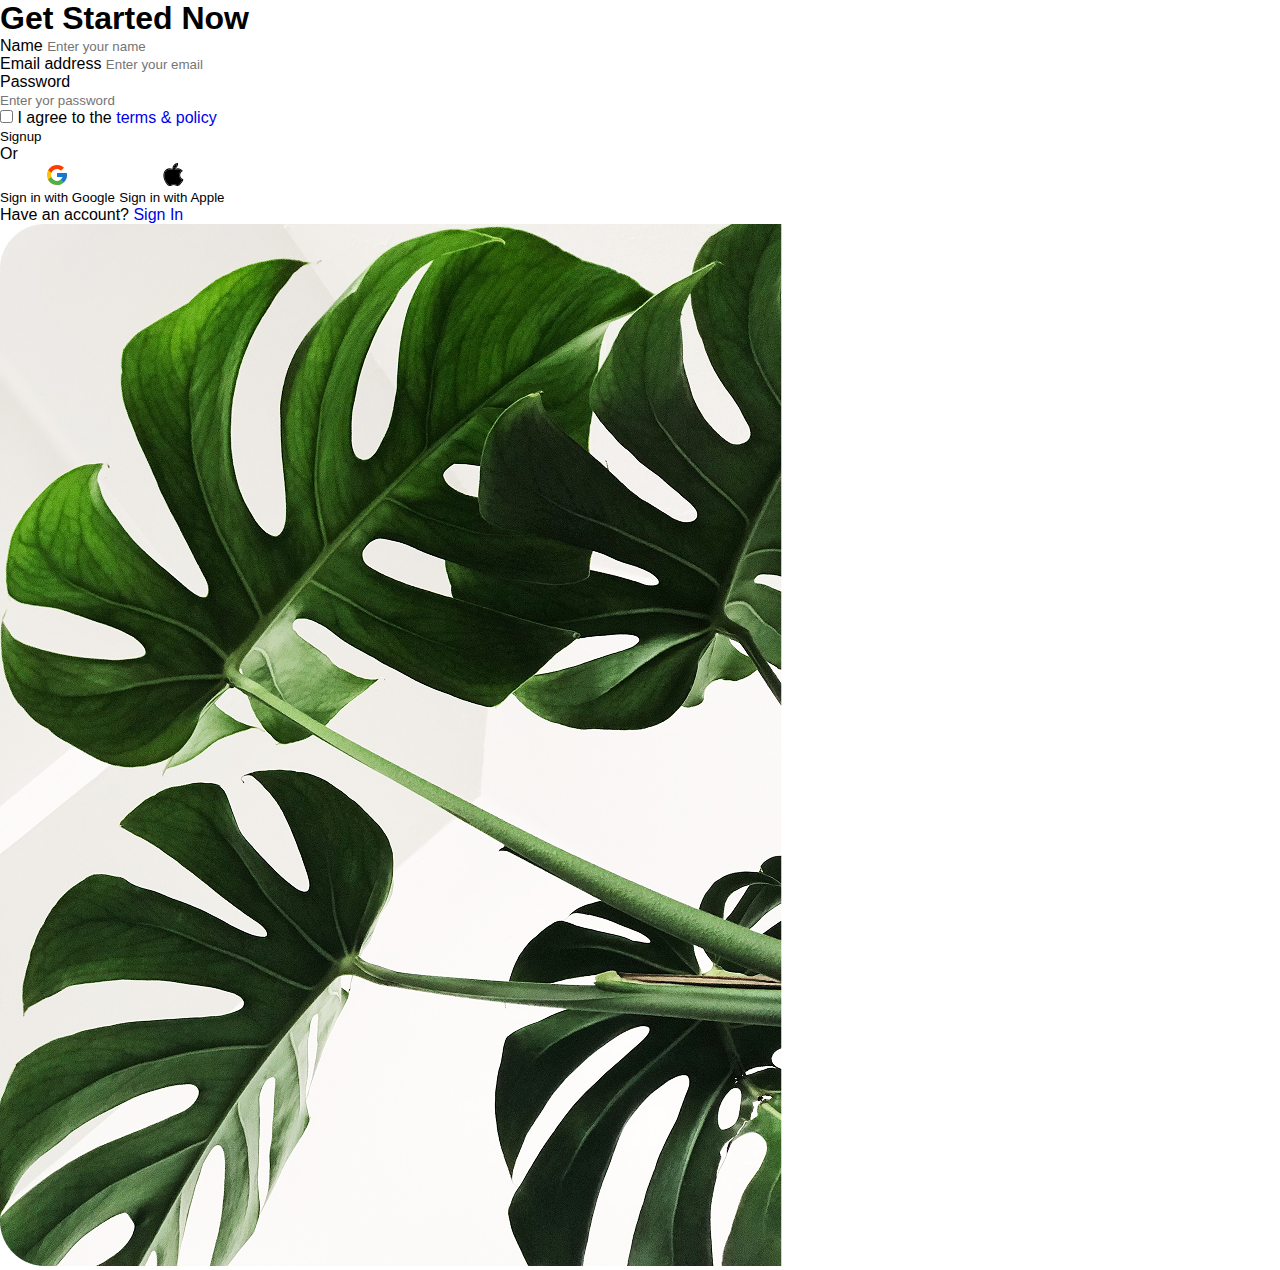
<file: index.html>
<!DOCTYPE html>
<html lang="en">
<head>
    <meta charset="UTF-8">
    <meta name="viewport" content="width=device-width, initial-scale=1.0">
    <title>Sign Up</title>
    <link rel="stylesheet" href="./pages/signup/style.css">
</head>
<body>
    <main>
        <section>
            <div class="form-container">
                <h1>Get Started Now</h1>
                <form action="" method="post" id="loginForm"> <!-- id="loginForm" agora corresponde ao JavaScript -->
                    <fieldset>
                        <label for="name">Name</label>
                        <input placeholder="Enter your name" type="name" name="name" id="name">
                    </fieldset>
                    <fieldset>
                        <label for="email">Email address</label>
                        <input placeholder="Enter your email" type="email" name="email" id="email">
                    </fieldset>

                    <fieldset>
                        <div class="title-wrapper">
                            <label for="password">Password</label>
                        </div>
                        <input placeholder="Enter yor password" type="password" name="password" id="password">
                    </fieldset>

                    <fieldset class="checkbox">
                        <input type="checkbox" name="terms" id="terms">
                        <label for="terms">
                            I agree to the <a href="#" class="terms-link">terms & policy</a>
                        </label>

                    </fieldset>

                    <button type="submit">Signup</button>
                </form>
                <div class="divider">
                    <div class="line"></div>
                    <p>Or</p>
                    <div class="line"></div>
                </div>
                <div class="sso-container">
                    <button>
                        <img src="./pages/assets/icons/google-logo.svg" alt="logo google">
                        <p>Sign in with Google</p>
                    </button>
                    <button>
                        <img src="./pages/assets/icons/apple-logo.svg" alt="logo apple">
                        <p>Sign in with Apple</p>
                    </button>
                </div>
                <p class="redirect-sign-in">Have an account?  <a href="./pages/signin/index.html">Sign In</a></p>
            </div>
        </section>
        <img src="./pages/assets/images/costela-de-adao.png" alt="foto de uma planta costela de adão">
    </main>

    <script>
        const form = document.getElementById("loginForm");

        form.addEventListener("submit", async (event) => {
            event.preventDefault(); // Impede recarregamento da página

            const email = document.getElementById("email").value;
            const password = document.getElementById("password").value;

            const user = { email, password };

            try {
                const response = await fetch("http://localhost:8080/login", {
                    method: "POST",
                    headers: {
                        "Content-Type": "application/json"
                    },
                    body: JSON.stringify(user)
                });

                const data = await response.text(); // Assume que a API retorna texto
                alert(data); // Exibe mensagem de sucesso ou erro

            } catch (error) {
                console.error("Erro:", error);
                alert("Erro ao conectar ao servidor.");
            }
        });
    </script>
</body>
</html>
</file>
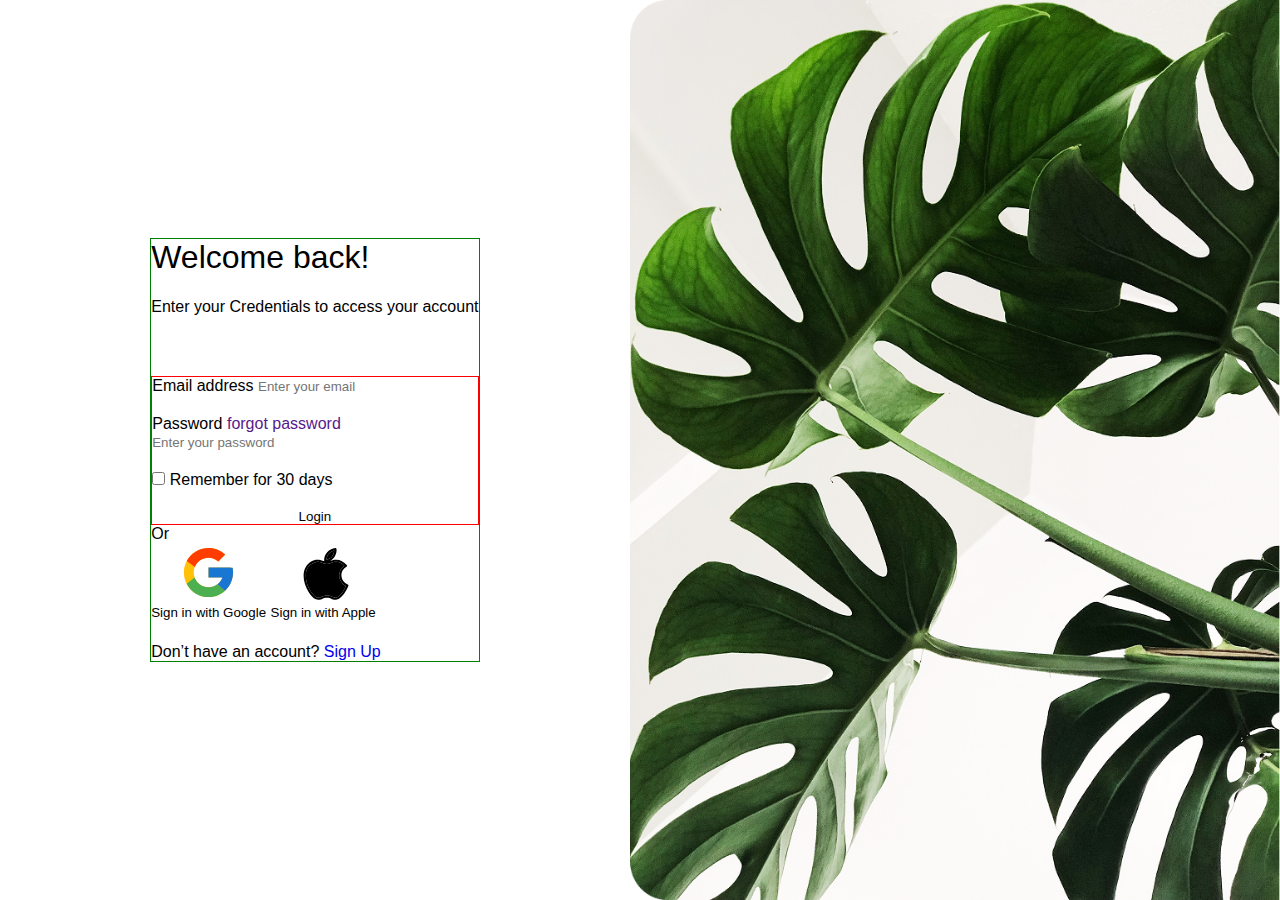
<file: pages/signin/index.html>
<!DOCTYPE html>
<html lang="en">
<head>
    <meta charset="UTF-8">
    <meta name="viewport" content="width=device-width, initial-scale=1.0">
    <title>Sign In</title>
    <link rel="stylesheet" href="./style.css">
</head>
<body>
    <main>
        <section>
            <div class="form-container">
                <h1>Welcome back!</h1>
                <p>Enter your Credentials to access your account</p>
                <!-- Corrigido: Removido action e method -->
                <form action="" method="post" id="loginForm"> <!-- id="loginForm" agora corresponde ao JavaScript -->
                    <fieldset>
                        <label for="email">Email address</label>
                        <input placeholder="Enter your email" type="email" name="email" id="email">
                    </fieldset>

                    <fieldset>
                        <div class="title-wrapper">
                            <label for="password">Password</label>
                            <a href="">forgot password</a> 
                        </div>
                        <input placeholder="Enter your password" type="password" name="password" id="password">
                    </fieldset>

                    <fieldset class="checkbox">
                        <input type="checkbox" name="remember" id="remember">
                        <label for="remember">Remember for 30 days</label>
                    </fieldset>

                    <button type="submit">Login</button>
                </form>
                <div class="divider">
                    <div class="line"></div>
                    <p>Or</p>
                    <div class="line"></div>
                </div>
                <div class="sso-container">
                    <button>
                        <img src="../assets/icons/google-logo.svg" alt="logo google">
                        <p>Sign in with Google</p>
                    </button>
                    <button>
                        <img src="../assets/icons/apple-logo.svg" alt="logo apple">
                        <p>Sign in with Apple</p>
                    </button>
                </div>
                <p class="redirect-sign-up">Don’t have an account? <a href="/index.html">Sign Up</a></p>
            </div>
        </section>
        <img src="../assets/images/costela-de-adao.png" alt="foto de uma planta costela de adão">
    </main>

    <script>
        const form = document.getElementById("loginForm");

        form.addEventListener("submit", async (event) => {
            event.preventDefault(); // Impede recarregamento da página

            const email = document.getElementById("email").value;
            const password = document.getElementById("password").value;

            const user = { email, password };

            try {
                const response = await fetch("http://localhost:8080/login", {
                    method: "POST",
                    headers: {
                        "Content-Type": "application/json"
                    },
                    body: JSON.stringify(user)
                });

                const data = await response.text(); // Assume que a API retorna texto
                alert(data); // Exibe mensagem de sucesso ou erro

            } catch (error) {
                console.error("Erro:", error);
                alert("Erro ao conectar ao servidor.");
            }
        });
    </script>
</body>
</html>
</file>
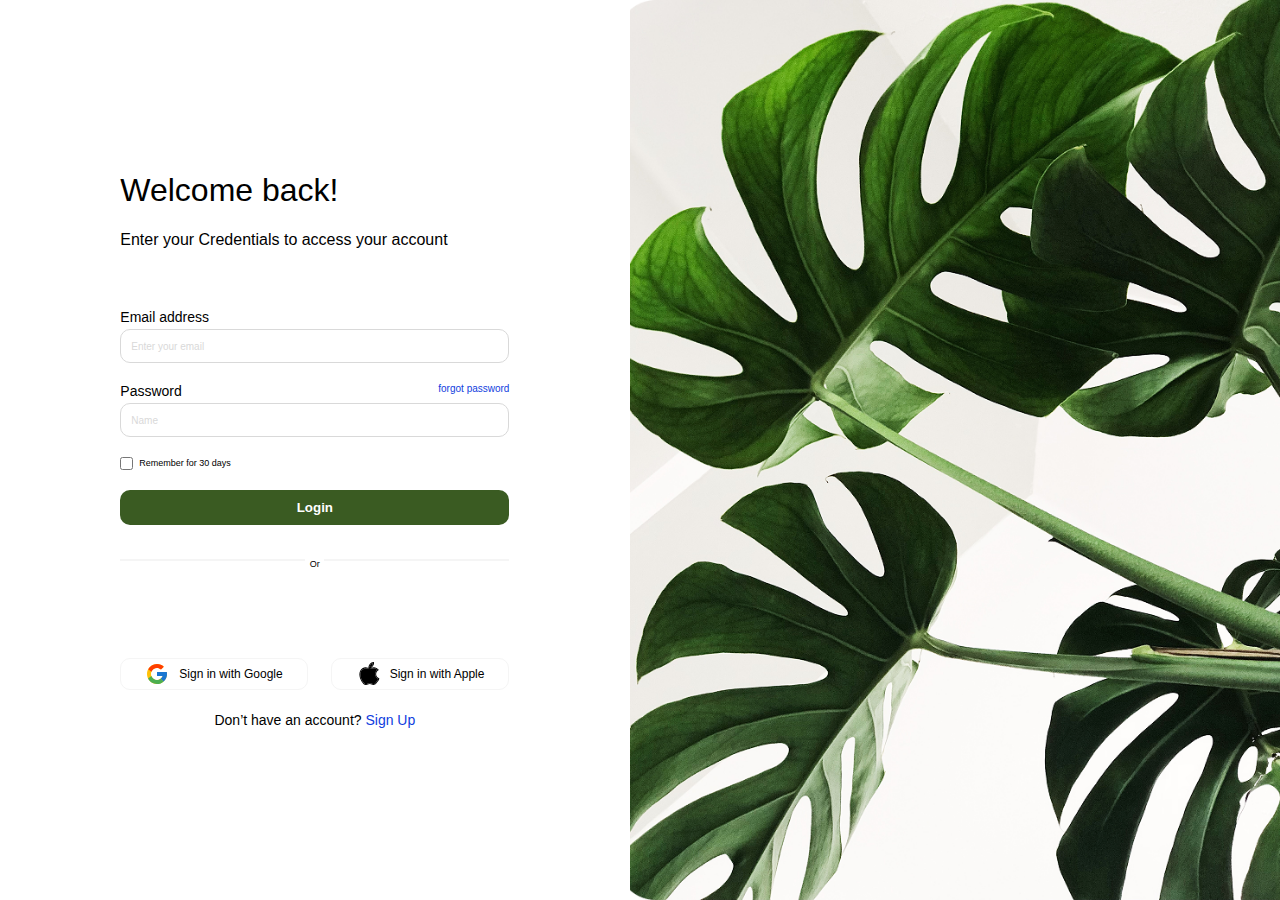
<file: auth-pages-main/pages/signin/index.html>
<!DOCTYPE html>
<html lang="en">
<head>
    <meta charset="UTF-8">
    <meta name="viewport" content="width=device-width, initial-scale=1.0">
    <title>Sign In</title>
    <link rel="stylesheet" href="./style.css">
</head>
<body>
    <main>
        <section>
            <div class="form-container">
                <h1>Welcome back!</h1>
                <p>Enter your Credentials to access your account</p>
                <!-- Corrigido: Removido action e method -->
                <form action="" method="post" id="loginForm"> <!-- id="loginForm" agora corresponde ao JavaScript -->
                    <fieldset>
                        <label for="email">Email address</label>
                        <input placeholder="Enter your email" type="email" name="email" id="email">
                    </fieldset>

                    <fieldset>
                        <div class="title-wrapper">
                            <label for="password">Password</label>
                            <a href="">forgot password</a> 
                        </div>
                        <input placeholder="Name" type="password" name="password" id="password">
                    </fieldset>

                    <fieldset class="checkbox">
                        <input type="checkbox" name="remember" id="remember">
                        <label for="remember">Remember for 30 days</label>
                    </fieldset>

                    <button type="submit">Login</button>
                </form>
                <div class="divider">
                    <div class="line"></div>
                    <p>Or</p>
                    <div class="line"></div>
                </div>
                <div class="sso-container">
                    <button>
                        <img src="../assets/icons/google-logo.svg" alt="logo google">
                        <p>Sign in with Google</p>
                    </button>
                    <button>
                        <img src="../assets/icons/apple-logo.svg" alt="logo apple">
                        <p>Sign in with Apple</p>
                    </button>
                </div>
                <p class="redirect-sign-up">Don’t have an account?  <a>Sign Up</a></p>
            </div>
        </section>
        <img src="../assets/images/costela-de-adao.png" alt="foto de uma planta costela de adão">
    </main>

    <script>
        const form = document.getElementById("loginForm");

        form.addEventListener("submit", async (event) => {
            event.preventDefault(); // Impede recarregamento da página

            const email = document.getElementById("email").value;
            const password = document.getElementById("password").value;

            const user = { email, password };

            try {
                const response = await fetch("http://localhost:8080/login", {
                    method: "POST",
                    headers: {
                        "Content-Type": "application/json"
                    },
                    body: JSON.stringify(user)
                });

                const data = await response.text(); // Assume que a API retorna texto
                alert(data); // Exibe mensagem de sucesso ou erro

            } catch (error) {
                console.error("Erro:", error);
                alert("Erro ao conectar ao servidor.");
            }
        });
    </script>
</body>
</html>
</file>
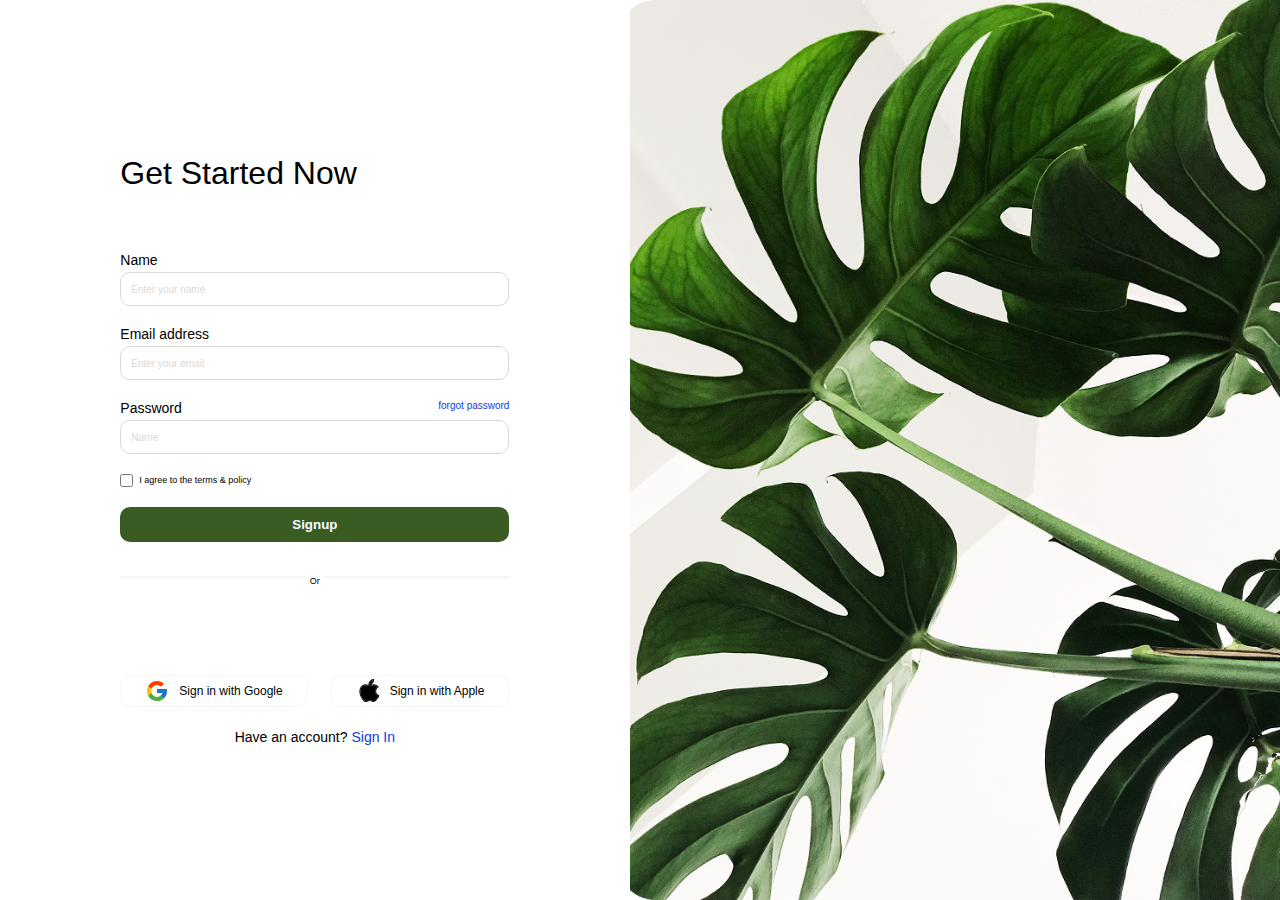
<file: auth-pages-main/pages/signup/index.html>
<!DOCTYPE html>
<html lang="en">
<head>
    <meta charset="UTF-8">
    <meta name="viewport" content="width=device-width, initial-scale=1.0">
    <title>Sign Up</title>
    <link rel="stylesheet" href="./style.css">
</head>
<body>
    <main>
        <section>
            <div class="form-container">
                <h1>Get Started Now</h1>
                <form action="" method="post" id="loginForm"> <!-- id="loginForm" agora corresponde ao JavaScript -->
                    <fieldset>
                        <label for="name">Name</label>
                        <input placeholder="Enter your name" type="name" name="name" id="name">
                    </fieldset>
                    <fieldset>
                        <label for="email">Email address</label>
                        <input placeholder="Enter your email" type="email" name="email" id="email">
                    </fieldset>

                    <fieldset>
                        <div class="title-wrapper">
                            <label for="password">Password</label>
                            <a href="">forgot password</a> 
                        </div>
                        <input placeholder="Name" type="password" name="password" id="password">
                    </fieldset>

                    <fieldset class="checkbox">
                        <input type="checkbox" name="terms" id="terms">
                        <label for="terms">I agree to the terms & policy</label>
                    </fieldset>

                    <button type="submit">Signup</button>
                </form>
                <div class="divider">
                    <div class="line"></div>
                    <p>Or</p>
                    <div class="line"></div>
                </div>
                <div class="sso-container">
                    <button>
                        <img src="../assets/icons/google-logo.svg" alt="logo google">
                        <p>Sign in with Google</p>
                    </button>
                    <button>
                        <img src="../assets/icons/apple-logo.svg" alt="logo apple">
                        <p>Sign in with Apple</p>
                    </button>
                </div>
                <p class="redirect-sign-in">Have an account?  <a>Sign In</a></p>
            </div>
        </section>
        <img src="../assets/images/costela-de-adao.png" alt="foto de uma planta costela de adão">
    </main>

    <script>
        const form = document.getElementById("loginForm");

        form.addEventListener("submit", async (event) => {
            event.preventDefault(); // Impede recarregamento da página

            const email = document.getElementById("email").value;
            const password = document.getElementById("password").value;

            const user = { email, password };

            try {
                const response = await fetch("http://localhost:8080/login", {
                    method: "POST",
                    headers: {
                        "Content-Type": "application/json"
                    },
                    body: JSON.stringify(user)
                });

                const data = await response.text(); // Assume que a API retorna texto
                alert(data); // Exibe mensagem de sucesso ou erro

            } catch (error) {
                console.error("Erro:", error);
                alert("Erro ao conectar ao servidor.");
            }
        });
    </script>
</body>
</html>
</file>
<file: pages/signup/style.css>
@import url(../styles/global.css);
/* Está importando o reset.css para aplicar aqui */
</file>
<file: pages/signin/style.css>
@import url(../styles/global.css);
/* Está importando o reset.css para aplicar aqui */

main {
    width: 100vw;
    height: 100vh;

    display: flex;
    /* Para colocar a imagem da planta na lateral, é necessário o display flex primeiro */
}

section {
    width: 49.2%;

    display: flex;
    flex-direction: column;
    align-items: center;
    justify-content: center;
}

.form-container {

    border: 1px solid green;
}

h1 {
    font-size: 32px;
    font-weight: 500;
    font-style: normal;
    
}

.form-container > p {
    /* usei o ">" para dizer que o p pentence form-container */
    font-size: 16px;
    margin-top: 22px;
    /* O margin empurra */
}

form {
    display: flex;
    flex-direction: column;
    gap: 20px;
    /* gap espaça igualmente os objetos */
    margin-top: 60px;
    border: 1px solid red;
}

.fieldset {
    display: flex;
    flex-direction: column;
    gap: 4px;
}

img {
    width: 50.8%;
}
</file>
<file: auth-pages-main/pages/signin/style.css>
@import url(../styles/global.css);
/* Está importando o reset.css para aplicar aqui */

main {
    width: 100vw;
    height: 100vh;

    display: flex;
    /* Para colocar a imagem da planta na lateral, é necessário o display flex primeiro */
}

section {
    width: 49.2%;

    display: flex;
    flex-direction: column;
    align-items: center;
    justify-content: center;
}

h1 {
    font-size: 32px;
    font-weight: 500;
    font-style: normal;
    color: var(--black);

}

.form-container > p {
    /* usei o ">" para dizer que o p pentence form-container */
    font-size: 16px;
    font-weight: 500;
    color: var(--black);
    margin-top: 22px;
    /* O margin empurra */
}

form {
    display: flex;
    flex-direction: column;
    gap: 20px;
    /* gap espaça igualmente os objetos */
    margin-top: 60px;
}

fieldset {
    display: flex;
    flex-direction: column;
    gap: 4px;
}

.checkbox {
    flex-direction: row;
    gap: 6px;
    justify-content: flex-start;
    align-items: center;
}

.checkbox > label {
    font-size: 9px;
}

form button {
    height: 35.4px;
    background-color: var(--green);
    color: var(--white);
    border-radius: 10px;
    font-weight: 700;
    font-style: normal;
}

.title-wrapper {
    display: flex;
    justify-content: space-between;
}

img {
    object-fit: cover;
    width: 50.8%;
}

/* #oi{} seletor de id, .oi{} seletor de classe, e oi{} seletor de tag */

label {
    font-size: 14px;
    font-weight: 500;
    color: var(--black);
}

input[type="password"], input[type="email"] {
    border: 1px solid var(--gray);
    border-radius: 10px;
    padding: 8.5px 10px;
}

input::placeholder {
    font-size: 10px;
    font-weight: 500;
    color: var(--gray);
}

a {
    font-size: 10px;
    font-weight: 500;
    color: var(--blue);
}

.divider {
    width: 100%;
    display: flex;
    justify-content: center;
    align-content: center;
    margin-top: 34px;
    gap: 4.5px;
}

.line {
    width: 100%;
    height: 2px;
    background-color: var(--border-gray);
}

.divider > p {
    font-size: 9px;
    color: var(--black);
    font-weight: 500;
}

.sso-container {

    display: flex;
    justify-content: center;
    align-items: center;
    gap: 23px;
    margin-top: 89px;
}

.sso-container img {
    width: 24px;
    height: 24px;
}

.sso-container button {
    height: 32px;
    gap: 10px;
    padding: 4px 24px;
    border: 1px solid var(--border-gray);
    border-radius: 10px;

    display: flex;
    justify-content: center;
    align-items: center;
    font-size: 12px;
    font-weight: 400;
    font-family: "Poppins", sans-serif;
}

.redirect-sign-up {
    font-size: 14px !important;
    color: var(--black);
    justify-self: center;
}

.redirect-sign-up a {
    font-size: 14px;
    color: var(--blue);
}
</file>
<file: auth-pages-main/pages/signup/style.css>
@import url(../styles/global.css);
/* Está importando o reset.css para aplicar aqui */

main {
    width: 100vw;
    height: 100vh;

    display: flex;
    /* Para colocar a imagem da planta na lateral, é necessário o display flex primeiro */
}

section {
    width: 49.2%;

    display: flex;
    flex-direction: column;
    align-items: center;
    justify-content: center;
}

h1 {
    font-size: 32px;
    font-weight: 500;
    font-style: normal;
    color: var(--black);

}

.form-container > p {
    /* usei o ">" para dizer que o p pentence form-container */
    font-size: 16px;
    font-weight: 500;
    color: var(--black);
    margin-top: 22px;
    /* O margin empurra */
}

form {
    display: flex;
    flex-direction: column;
    gap: 20px;
    /* gap espaça igualmente os objetos */
    margin-top: 60px;
}

fieldset {
    display: flex;
    flex-direction: column;
    gap: 4px;
}

.checkbox {
    flex-direction: row;
    gap: 6px;
    justify-content: flex-start;
    align-items: center;
}

.checkbox > label {
    font-size: 9px;
}

form button {
    height: 35.4px;
    background-color: var(--green);
    color: var(--white);
    border-radius: 10px;
    font-weight: 700;
    font-style: normal;
}

.title-wrapper {
    display: flex;
    justify-content: space-between;
}

img {
    object-fit: cover;
    width: 50.8%;
}

/* #oi{} seletor de id, .oi{} seletor de classe, e oi{} seletor de tag */

label {
    font-size: 14px;
    font-weight: 500;
    color: var(--black);
}

input[type="password"], input[type="email"], input[type="name"] {
    border: 1px solid var(--gray);
    border-radius: 10px;
    padding: 8.5px 10px;
}

input::placeholder {
    font-size: 10px;
    font-weight: 500;
    color: var(--gray);
}

a {
    font-size: 10px;
    font-weight: 500;
    color: var(--blue);
}

.divider {
    width: 100%;
    display: flex;
    justify-content: center;
    align-content: center;
    margin-top: 34px;
    gap: 4.5px;
}

.line {
    width: 100%;
    height: 2px;
    background-color: var(--border-gray);
}

.divider > p {
    font-size: 9px;
    color: var(--black);
    font-weight: 500;
}

.sso-container {

    display: flex;
    justify-content: center;
    align-items: center;
    gap: 23px;
    margin-top: 89px;
}

.sso-container img {
    width: 24px;
    height: 24px;
}

.sso-container button {
    height: 32px;
    gap: 10px;
    padding: 4px 24px;
    border: 1px solid var(--border-gray);
    border-radius: 10px;

    display: flex;
    justify-content: center;
    align-items: center;
    font-size: 12px;
    font-weight: 400;
    font-family: "Poppins", sans-serif;
}

.redirect-sign-in {
    font-size: 14px !important;
    color: var(--black);
    justify-self: center;
}

.redirect-sign-in a {
    font-size: 14px;
    color: var(--blue);
}
</file>
